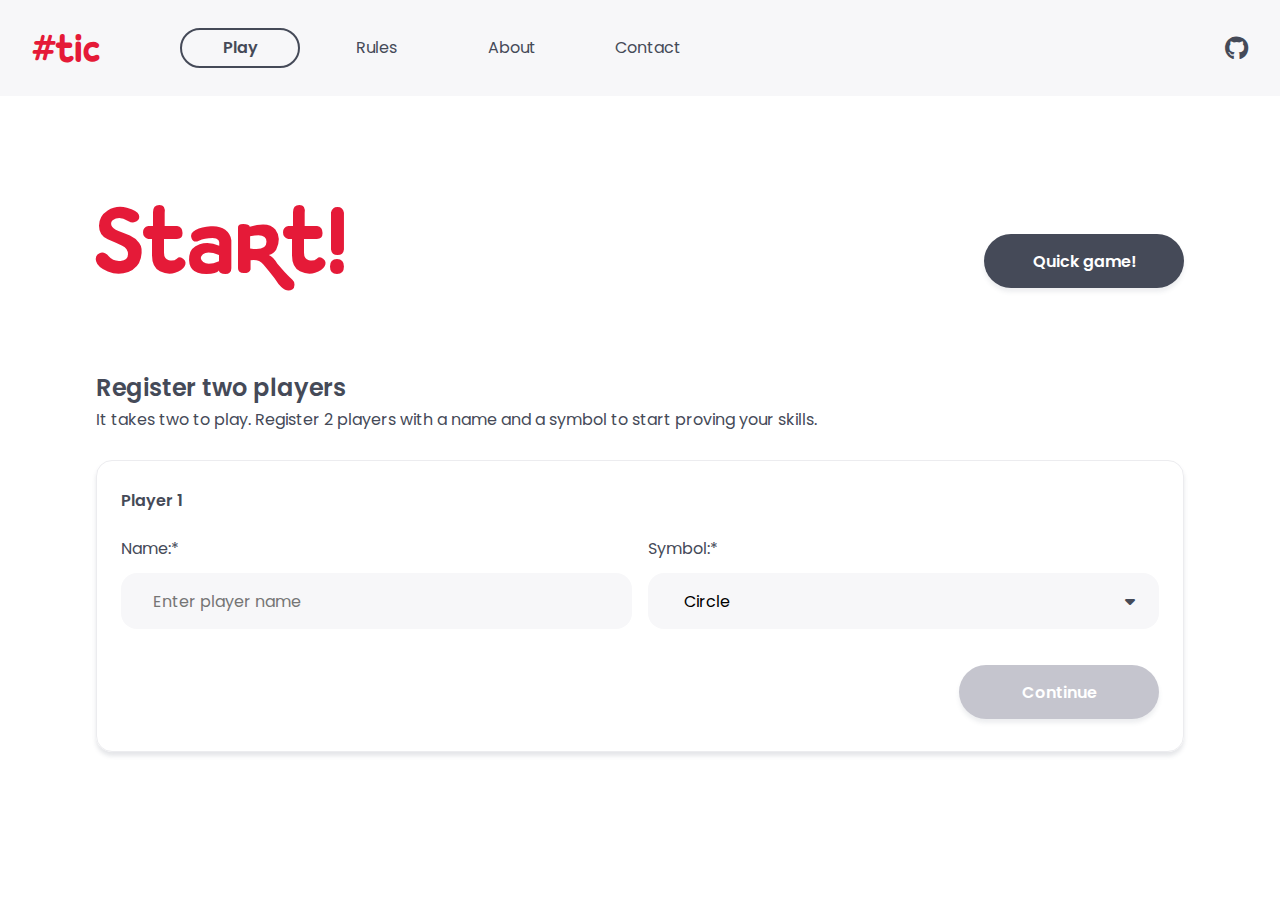
<file: index.html>
<html lang="en">
    <head>
        <meta charset="UTF-8" />
        <meta name="viewport" content="width=device-width, initial-scale=1.0" />
        <title>Tic-Tac-Toe</title>
        <link rel="shortcut icon" href="game.ico" type="image/x-icon" />
        <link rel="preconnect" href="https://fonts.googleapis.com" />
        <link rel="preconnect" href="https://fonts.gstatic.com" crossorigin />
        <link
            href="https://fonts.googleapis.com/css2?family=Montserrat:ital,wght@0,100..900;1,100..900&family=Poppins:ital,wght@0,100;0,200;0,300;0,400;0,500;0,600;0,700;0,800;0,900;1,100;1,200;1,300;1,400;1,500;1,600;1,700;1,800;1,900&display=swap"
            rel="stylesheet"
        />
        <link
            rel="stylesheet"
            href="https://cdnjs.cloudflare.com/ajax/libs/font-awesome/6.7.2/css/all.min.css"
            integrity="sha512-Evv84Mr4kqVGRNSgIGL/F/aIDqQb7xQ2vcrdIwxfjThSH8CSR7PBEakCr51Ck+w+/U6swU2Im1vVX0SVk9ABhg=="
            crossorigin="anonymous"
            referrerpolicy="no-referrer"
        />
        <link rel="stylesheet" href="styles.css" />
        <script type="module" src="scripts/tic-tac-toe.js" defer></script>
    </head>
    <body>
        <nav class="navbar">
            <div class="navbar-buttons">
                <h1 class="navbar-logo">#tic</h1>
                <a href="index.html" class="navbar-button navbar-button--active"
                    >Play</a
                >
                <a href="#" class="navbar-button">Rules</a>
                <a href="#" class="navbar-button">About</a>
                <a href="#" class="navbar-button">Contact</a>
            </div>
            <a href="#" class="navbar-icon-link"
                ><i class="fa-brands fa-github"></i
            ></a>
        </nav>
        <main class="main">
            <div class="main-content">
                <div class="main-header-container">
                    <h1 class="main-header">Start!</h1>
                    <button
                        id="quick-game"
                        class="main-header-action button button--medium button-primary button--dark"
                    >
                        Quick game!
                    </button>
                </div>
                <article class="article">
                    <h2 class="article-header">Register two players</h2>
                    <p class="article-text">
                        It takes two to play. Register 2 players with a name and
                        a symbol to start proving your skills.
                    </p>
                </article>
                <form class="form" id="form">
                    <h3 class="form-title">Player 1</h3>
                    <div class="form-input-container">
                        <div class="input-container">
                            <label class="input-label" for="userName"
                                >Name:*</label
                            >
                            <input
                                class="input input-text"
                                type="text"
                                id="userName"
                                autocomplete="off"
                                placeholder="Enter player name"
                            />
                            <p class="input-error-message"></p>
                        </div>
                        <div class="input-container">
                            <label for="symbol">Symbol:*</label>
                            <div class="input-container-select">
                                <select class="input input-select" id="symbol">
                                    <option
                                        value="circle"
                                        class="input-select-option"
                                    >
                                        <i class="fa-regular"></i>
                                        Circle
                                    </option>
                                    <option
                                        value="cross"
                                        class="input-select-option"
                                    >
                                        Cross
                                    </option>
                                    <option
                                        value="star"
                                        class="input-select-option"
                                    >
                                        Star
                                    </option>
                                </select>
                                <span class="input-select-icon"
                                    ><i class="fa-solid fa-caret-down"></i
                                ></span>
                            </div>
                        </div>
                    </div>
                    <div class="form-footer">
                        <button
                            id="continue-button"
                            class="button button-primary button--success button--medium"
                            disabled="true"
                        >
                            Continue
                        </button>
                    </div>
                </form>
            </div>
        </main>
    </body>
</html>
</file>
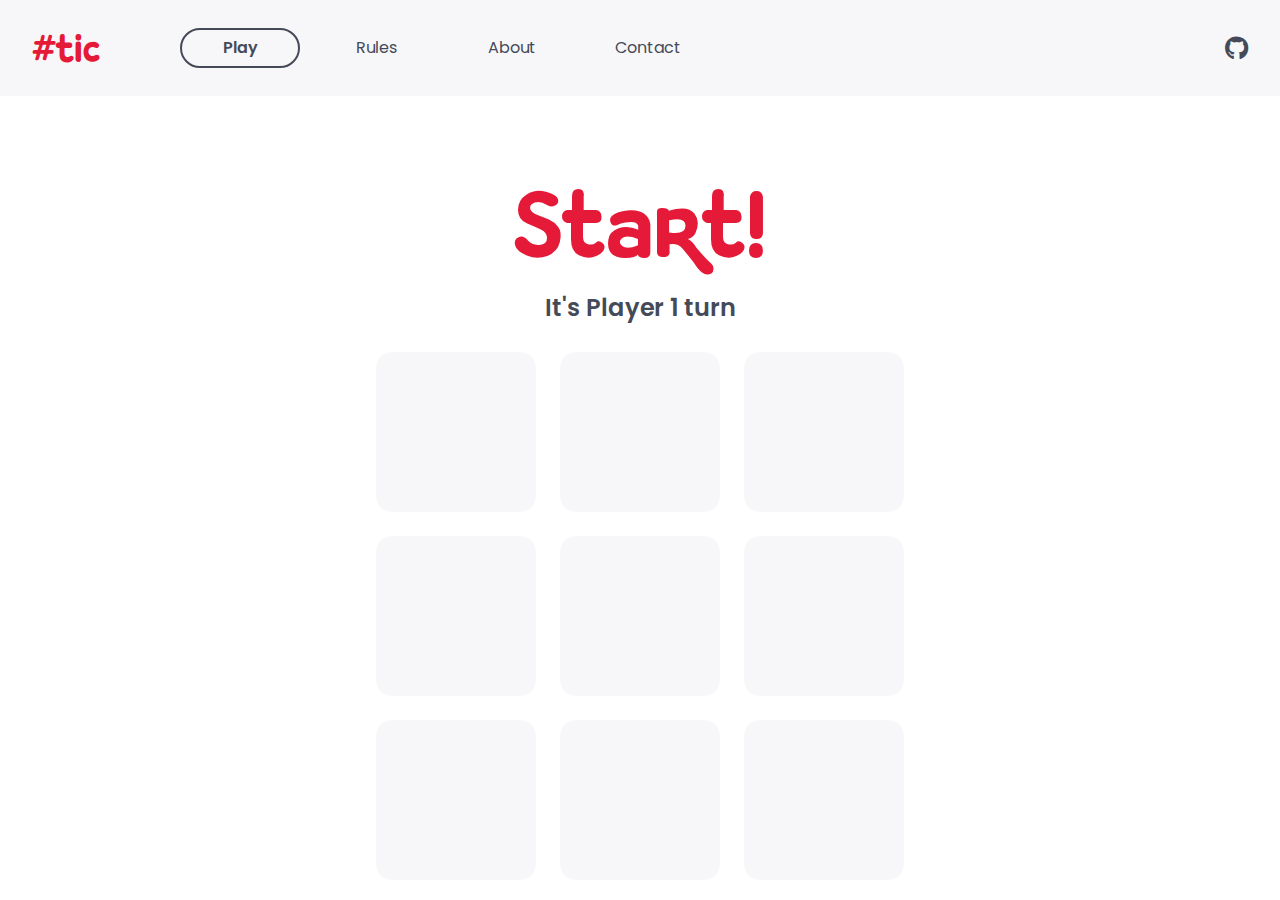
<file: pages/dashboard.html>
<html lang="en">
    <head>
        <meta charset="UTF-8" />
        <meta name="viewport" content="width=device-width, initial-scale=1.0" />
        <title>Tic-Tac-Toe</title>
        <link rel="shortcut icon" href="game.ico" type="image/x-icon" />
        <link rel="preconnect" href="https://fonts.googleapis.com" />
        <link rel="preconnect" href="https://fonts.gstatic.com" crossorigin />
        <link
            href="https://fonts.googleapis.com/css2?family=Montserrat:ital,wght@0,100..900;1,100..900&family=Poppins:ital,wght@0,100;0,200;0,300;0,400;0,500;0,600;0,700;0,800;0,900;1,100;1,200;1,300;1,400;1,500;1,600;1,700;1,800;1,900&display=swap"
            rel="stylesheet"
        />
        <link
            rel="stylesheet"
            href="https://cdnjs.cloudflare.com/ajax/libs/font-awesome/6.7.2/css/all.min.css"
            integrity="sha512-Evv84Mr4kqVGRNSgIGL/F/aIDqQb7xQ2vcrdIwxfjThSH8CSR7PBEakCr51Ck+w+/U6swU2Im1vVX0SVk9ABhg=="
            crossorigin="anonymous"
            referrerpolicy="no-referrer"
        />
        <link rel="stylesheet" href="/styles.css" />
        <script type="module" src="/scripts/dashboard.js" defer></script>
    </head>
    <body>
        <nav class="navbar">
            <div class="navbar-buttons">
                <h1 class="navbar-logo">#tic</h1>
                <a
                    href="/index.html"
                    class="navbar-button navbar-button--active"
                    >Play</a
                >
                <a href="#" class="navbar-button">Rules</a>
                <a href="#" class="navbar-button">About</a>
                <a href="#" class="navbar-button">Contact</a>
            </div>
            <a href="#" class="navbar-icon-link"
                ><i class="fa-brands fa-github"></i
            ></a>
        </nav>
        <main class="main-dashboard">
            <div class="main-dashboard-content">
                <div class="main-dashboard-header-container">
                    <h1 class="main-header">Start!</h1>
                </div>
                <article class="article">
                    <h2 class="article-header">It's Player 1 turn</h2>
                </article>
                <section class="dashboard">
                    <button id="1"></button><button id="2"></button
                    ><button id="3"></button><button id="4"></button
                    ><button id="5"></button><button id="6"></button
                    ><button id="7"></button><button id="8"></button
                    ><button id="9"></button>
                </section>
            </div>
        </main>
    </body>
</html>
</file>
<file: styles.css>
@import url("/styles/reset.css");
@import url("/styles/fonts.css");
@import url("/styles/buttons.css");
@import url("/styles/navbar.css");
@import url("/styles/inputs.css");
@import url("/styles/dashboard.css");

:root {
  --color-dark: #454a58;
  --color-success: #00CC66;
  --color-success-hover: #02a855;
  --color-danger: #E51A38;
  --color-light: #F7F7F9;
  --color-disabled: #c5c5ce;
  --color-input-invalid: #FDEDEF;
  --color-input-success: #def7eb;
  --box-shadow: 0 4px 4px rgba(82, 88, 106, 0.15);
}

html,
body {
  height: 100%;
  font-family: "Poppins", sans-serif;
  font-size: 16px;
  color: var(--color-dark);
}

body {
  background-color: white;
}

.main {
  display: flex;
  flex-direction: column;
  align-items: center;
  height: calc(100% - 96px);
  padding: 0 176px;
}

.main-header-container {
  display: flex;
  justify-content: space-between;
}

.main-header-action {
  align-self: flex-end;
}

.main-header {
  font-family: "Kingthings Hand", sans-serif;
  font-size: 96px;
  color: #e51a38;
}

.main-content {
  min-width: 1088px;
  max-width: 1440px;
  display: flex;
  flex-direction: column;
  height: fit-content;
  padding-top: 6rem;
}

.article {
  display: flex;
  flex-direction: column;
  gap: 12px;
  margin: 88px 0 32px;
}

.article-header {
  font-size: 1.5rem;
  font-weight: 600;
}

.form {
  display: flex;
  flex-direction: column;
  padding: 32px 24px;
  border: 1px solid #ececef;
  border-radius: 16px;
  box-shadow: var(--box-shadow);
}

.form-title {
  font-size: 16px;
  font-weight: 600;
}

.form-input-container {
  margin-top: 32px;
  display: flex;
  gap: 16px;
}

.form-input-container .input-container {
  width: 50%;
}

.form-footer {
  margin-top: 20px;
  display: flex;
  justify-content: flex-end;
}
</file>
